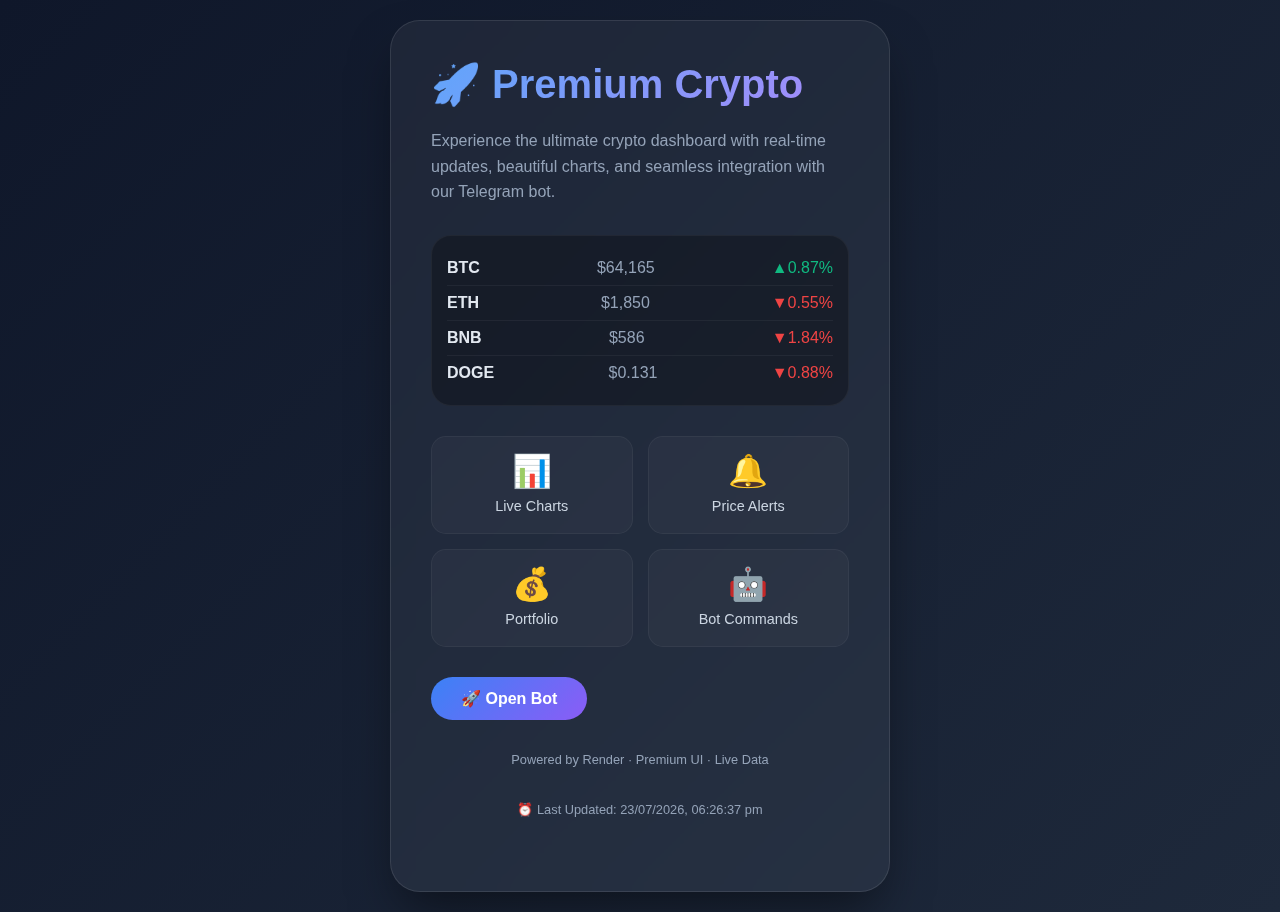
<file: Index.html>
<!DOCTYPE html>
<html lang="en">
<head>
    <meta charset="UTF-8">
    <meta name="viewport" content="width=device-width, initial-scale=1.0">
    <title>Premium Crypto WebView</title>
    <style>
        * {
            margin: 0;
            padding: 0;
            box-sizing: border-box;
        }
        body {
            background: linear-gradient(135deg, #0f172a 0%, #1e293b 100%);
            font-family: 'Segoe UI', Tahoma, Geneva, Verdana, sans-serif;
            min-height: 100vh;
            display: flex;
            justify-content: center;
            align-items: center;
            padding: 20px;
        }
        .glass-card {
            background: rgba(255,255,255,0.05);
            backdrop-filter: blur(10px);
            border: 1px solid rgba(255,255,255,0.1);
            border-radius: 30px;
            padding: 40px;
            max-width: 500px;
            width: 100%;
            box-shadow: 0 25px 50px -12px rgba(0,0,0,0.5);
            animation: float 6s ease-in-out infinite;
        }
        @keyframes float {
            0% { transform: translateY(0px); }
            50% { transform: translateY(-10px); }
            100% { transform: translateY(0px); }
        }
        h1 {
            font-size: 2.5rem;
            font-weight: 700;
            background: linear-gradient(135deg, #60a5fa, #a78bfa);
            -webkit-background-clip: text;
            -webkit-text-fill-color: transparent;
            margin-bottom: 20px;
        }
        p {
            color: #94a3b8;
            line-height: 1.6;
            margin-bottom: 30px;
        }
        .btn {
            display: inline-block;
            background: linear-gradient(135deg, #3b82f6, #8b5cf6);
            color: white;
            text-decoration: none;
            padding: 12px 30px;
            border-radius: 50px;
            font-weight: 600;
            transition: transform 0.3s, box-shadow 0.3s;
            border: none;
            cursor: pointer;
        }
        .btn:hover {
            transform: translateY(-2px);
            box-shadow: 0 10px 25px -5px rgba(59,130,246,0.5);
        }
        .features {
            display: grid;
            grid-template-columns: repeat(2,1fr);
            gap: 15px;
            margin: 30px 0;
        }
        .feature {
            background: rgba(255,255,255,0.03);
            border: 1px solid rgba(255,255,255,0.05);
            border-radius: 15px;
            padding: 15px;
            text-align: center;
            transition: all 0.3s;
        }
        .feature:hover {
            background: rgba(255,255,255,0.08);
            transform: scale(1.05);
        }
        .feature span {
            font-size: 2rem;
            display: block;
            margin-bottom: 5px;
        }
        .feature p {
            margin: 0;
            font-size: 0.9rem;
            color: #cbd5e1;
        }
        .footer {
            margin-top: 30px;
            text-align: center;
            color: #64748b;
            font-size: 0.8rem;
        }
        .price-ticker {
            background: rgba(0,0,0,0.3);
            border-radius: 20px;
            padding: 15px;
            margin: 20px 0;
            border: 1px solid rgba(255,255,255,0.05);
        }
        .coin-row {
            display: flex;
            justify-content: space-between;
            align-items: center;
            padding: 8px 0;
            border-bottom: 1px solid rgba(255,255,255,0.05);
        }
        .coin-row:last-child {
            border-bottom: none;
        }
        .coin-name {
            font-weight: 600;
            color: #e2e8f0;
        }
        .coin-price {
            color: #94a3b8;
        }
        .coin-change {
            font-weight: 500;
        }
        .positive {
            color: #10b981;
        }
        .negative {
            color: #ef4444;
        }
        .glow {
            animation: glow 2s ease-in-out infinite;
        }
        @keyframes glow {
            0% { box-shadow: 0 0 5px rgba(59,130,246,0.2); }
            50% { box-shadow: 0 0 20px rgba(59,130,246,0.4); }
            100% { box-shadow: 0 0 5px rgba(59,130,246,0.2); }
        }
        @media (max-width: 480px) {
            .glass-card { padding: 25px; }
            h1 { font-size: 2rem; }
            .features { grid-template-columns: 1fr; }
        }
    </style>
</head>
<body>
    <div class="glass-card glow">
        <h1>🚀 Premium Crypto</h1>
        <p>Experience the ultimate crypto dashboard with real-time updates, beautiful charts, and seamless integration with our Telegram bot.</p>
        
        <div class="price-ticker">
            <div class="coin-row">
                <span class="coin-name">BTC</span>
                <span class="coin-price">$64,165</span>
                <span class="coin-change positive">▲0.87%</span>
            </div>
            <div class="coin-row">
                <span class="coin-name">ETH</span>
                <span class="coin-price">$1,850</span>
                <span class="coin-change negative">▼0.55%</span>
            </div>
            <div class="coin-row">
                <span class="coin-name">BNB</span>
                <span class="coin-price">$586</span>
                <span class="coin-change negative">▼1.84%</span>
            </div>
            <div class="coin-row">
                <span class="coin-name">DOGE</span>
                <span class="coin-price">$0.131</span>
                <span class="coin-change negative">▼0.88%</span>
            </div>
        </div>
        
        <div class="features">
            <div class="feature">
                <span>📊</span>
                <p>Live Charts</p>
            </div>
            <div class="feature">
                <span>🔔</span>
                <p>Price Alerts</p>
            </div>
            <div class="feature">
                <span>💰</span>
                <p>Portfolio</p>
            </div>
            <div class="feature">
                <span>🤖</span>
                <p>Bot Commands</p>
            </div>
        </div>
        
        <a href="https://t.me/Retracker_mohyen_bot" class="btn">🚀 Open Bot</a>
        
        <div class="footer">
            <p>Powered by Render · Premium UI · Live Data</p>
            <p style="margin-top: 10px;">⏰ Last Updated: <span id="timestamp"></span></p>
        </div>
    </div>

    <script>
        // Update timestamp
        function updateTimestamp() {
            const now = new Date();
            const options = { 
                hour: '2-digit', 
                minute: '2-digit', 
                second: '2-digit',
                day: '2-digit',
                month: '2-digit',
                year: 'numeric'
            };
            document.getElementById('timestamp').innerText = now.toLocaleString('en-IN', options);
        }
        updateTimestamp();
        setInterval(updateTimestamp, 1000);
        
        // Simulate price updates
        setInterval(() => {
            const coins = document.querySelectorAll('.coin-row');
            coins.forEach(coin => {
                const priceSpan = coin.querySelector('.coin-price');
                const changeSpan = coin.querySelector('.coin-change');
                if (priceSpan && changeSpan) {
                    let price = parseFloat(priceSpan.innerText.replace(/[$,]/g, ''));
                    let change = parseFloat(changeSpan.innerText.replace(/[▲▼%]/g, ''));
                    
                    // Random price movement
                    let movement = (Math.random() * 20) - 10;
                    price += movement;
                    price = Math.max(0, price);
                    
                    // Update display
                    priceSpan.innerText = price < 1 ? '$' + price.toFixed(3) : '$' + price.toFixed(0);
                    
                    // Random change direction
                    if (Math.random() > 0.5) {
                        changeSpan.className = 'coin-change positive';
                        changeSpan.innerText = '▲' + (Math.random() * 5).toFixed(2) + '%';
                    } else {
                        changeSpan.className = 'coin-change negative';
                        changeSpan.innerText = '▼' + (Math.random() * 5).toFixed(2) + '%';
                    }
                }
            });
        }, 5000);
    </script>
</body>
</html>
</file>
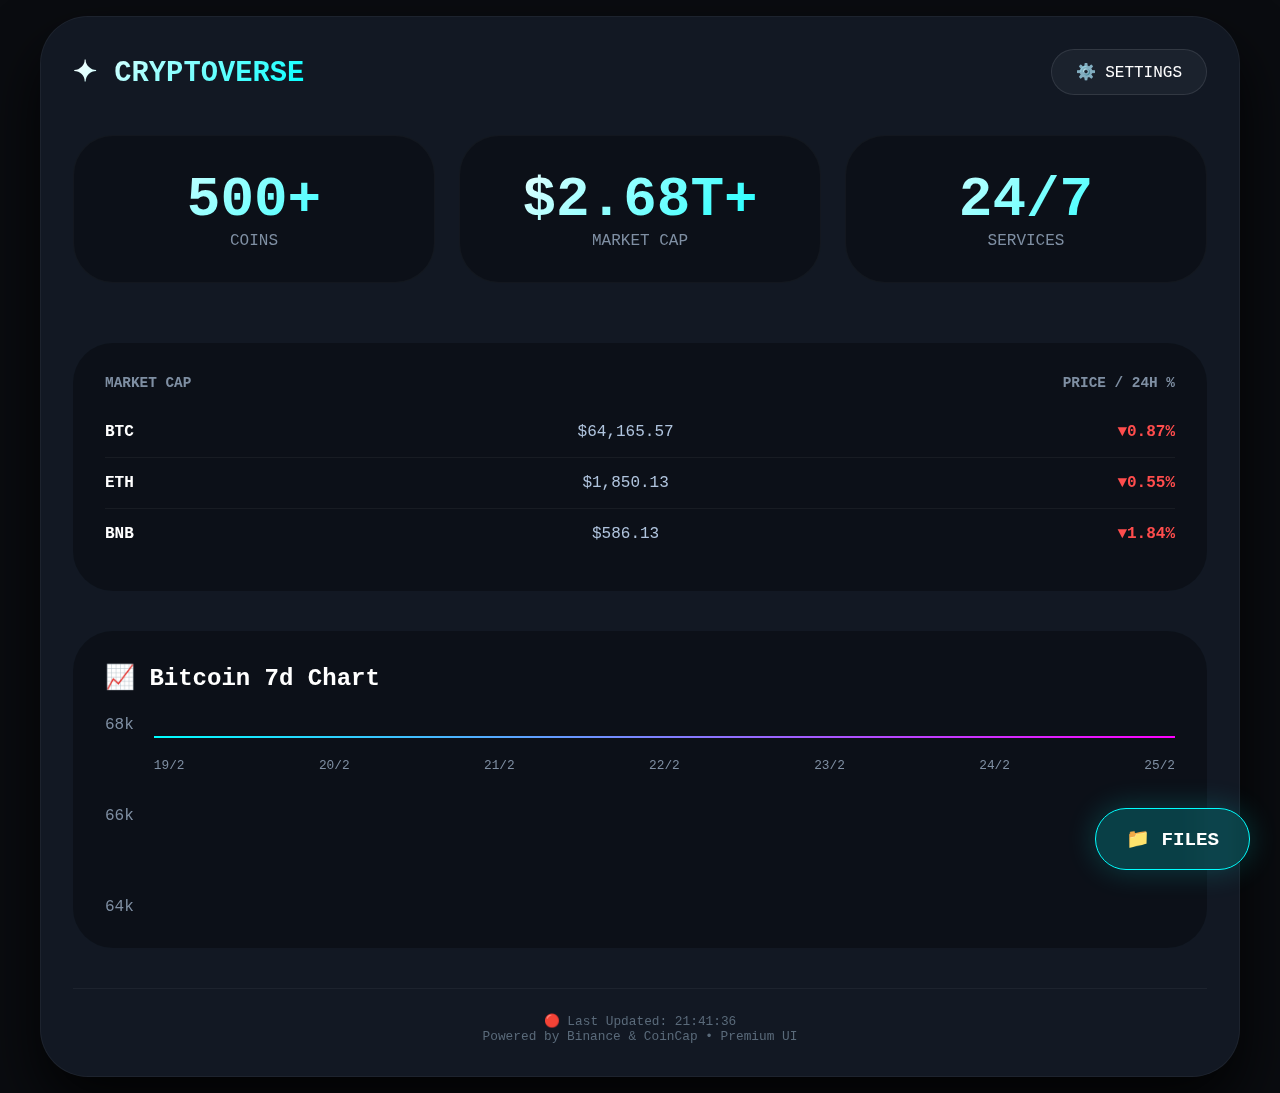
<file: index.html>
<!DOCTYPE html>
<html lang="en">
<head>
    <meta charset="UTF-8">
    <meta name="viewport" content="width=device-width, initial-scale=1.0">
    <title>✦ CRYPTOVERSE • Premium UI</title>
    <style>
        * {
            margin: 0;
            padding: 0;
            box-sizing: border-box;
            font-family: 'Segoe UI', 'Courier New', monospace;
        }

        body {
            background: #0a0c10;
            color: #e0e5ec;
            min-height: 100vh;
            display: flex;
            justify-content: center;
            align-items: center;
            padding: 16px;
            position: relative;
            overflow-x: hidden;
        }

        /* Main glass card */
        .main-card {
            max-width: 1200px;
            width: 100%;
            background: rgba(20, 28, 40, 0.8);
            backdrop-filter: blur(20px);
            -webkit-backdrop-filter: blur(20px);
            border: 1px solid rgba(255, 255, 255, 0.05);
            border-radius: 48px;
            padding: 32px;
            box-shadow: 0 30px 60px rgba(0, 0, 0, 0.8);
            position: relative;
        }

        /* Header with settings */
        .header {
            display: flex;
            justify-content: space-between;
            align-items: center;
            margin-bottom: 40px;
        }

        .logo {
            font-size: 1.8rem;
            font-weight: 800;
            background: linear-gradient(135deg, #fff, #00ffff);
            -webkit-background-clip: text;
            -webkit-text-fill-color: transparent;
        }

        .settings-btn {
            background: rgba(255, 255, 255, 0.03);
            border: 1px solid rgba(255, 255, 255, 0.1);
            border-radius: 60px;
            padding: 12px 24px;
            font-size: 1rem;
            color: white;
            cursor: pointer;
            display: flex;
            align-items: center;
            gap: 8px;
            transition: 0.3s;
            backdrop-filter: blur(10px);
        }

        .settings-btn:hover {
            border-color: #00ffff;
            box-shadow: 0 0 20px #00ffff33;
        }

        /* Stats cards (like screenshot) */
        .stats-grid {
            display: grid;
            grid-template-columns: repeat(3, 1fr);
            gap: 24px;
            margin-bottom: 60px;
        }

        .stat-card {
            background: rgba(0, 0, 0, 0.3);
            border: 1px solid rgba(255, 255, 255, 0.03);
            border-radius: 40px;
            padding: 32px 24px;
            text-align: center;
            transition: 0.3s;
        }

        .stat-card:hover {
            border-color: #00ffff33;
        }

        .stat-number {
            font-size: 3.5rem;
            font-weight: 800;
            background: linear-gradient(135deg, #fff, #00ffff);
            -webkit-background-clip: text;
            -webkit-text-fill-color: transparent;
        }

        .stat-label {
            color: #7f8fa3;
            font-size: 1rem;
            text-transform: uppercase;
        }

        /* Market cap section */
        .market-section {
            background: rgba(0, 0, 0, 0.3);
            border-radius: 40px;
            padding: 32px;
            margin-bottom: 40px;
        }

        .market-header {
            display: flex;
            justify-content: space-between;
            color: #7f8fa3;
            font-size: 0.9rem;
            font-weight: 600;
            margin-bottom: 16px;
            text-transform: uppercase;
        }

        .coin-row {
            display: flex;
            justify-content: space-between;
            align-items: center;
            padding: 16px 0;
            border-bottom: 1px solid rgba(255, 255, 255, 0.05);
        }

        .coin-row:last-child {
            border-bottom: none;
        }

        .coin-name { font-weight: 700; color: white; }
        .coin-price { color: #b0c4de; }
        .coin-change { font-weight: 600; }
        .positive { color: #00ffaa; }
        .negative { color: #ff4d4d; }

        /* Bitcoin chart */
        .chart-container {
            background: rgba(0, 0, 0, 0.3);
            border-radius: 40px;
            padding: 32px;
            margin-bottom: 40px;
        }

        .chart-title {
            color: white;
            font-size: 1.5rem;
            font-weight: 600;
            margin-bottom: 24px;
        }

        .chart-placeholder {
            display: flex;
            flex-direction: column;
            gap: 8px;
        }

        .chart-line {
            height: 2px;
            background: linear-gradient(90deg, #00ffff, #ff00ff);
            width: 100%;
            margin: 20px 0;
        }

        .chart-labels {
            display: flex;
            justify-content: space-between;
            color: #7f8fa3;
            font-size: 0.8rem;
        }

        .y-axis {
            display: flex;
            flex-direction: column;
            justify-content: space-between;
            height: 200px;
            float: left;
            margin-right: 20px;
            color: #7f8fa3;
        }

        /* Footer */
        .footer {
            text-align: center;
            color: #5a6a7a;
            font-size: 0.8rem;
            border-top: 1px solid rgba(255,255,255,0.05);
            padding-top: 24px;
        }

        /* Floating file button */
        .floating-file-btn {
            position: fixed;
            bottom: 30px;
            right: 30px;
            background: rgba(0, 255, 255, 0.2);
            backdrop-filter: blur(15px);
            border: 1px solid #00ffff;
            border-radius: 60px;
            padding: 18px 30px;
            color: white;
            font-weight: 700;
            font-size: 1.2rem;
            cursor: pointer;
            z-index: 100;
            box-shadow: 0 0 30px #00ffff33;
            transition: 0.3s;
            display: flex;
            align-items: center;
            gap: 10px;
        }

        .floating-file-btn:hover {
            background: rgba(0, 255, 255, 0.4);
            box-shadow: 0 0 50px #00ffff;
            transform: scale(1.05);
        }

        /* Navigation menu */
        .nav-menu {
            position: fixed;
            bottom: 100px;
            right: 30px;
            background: rgba(10, 15, 25, 0.98);
            backdrop-filter: blur(20px);
            border: 1px solid #00ffff33;
            border-radius: 30px;
            padding: 20px;
            width: 280px;
            z-index: 99;
            display: none;
            box-shadow: 0 30px 60px rgba(0,0,0,0.8);
        }

        .nav-menu.active { display: block; }

        .nav-item {
            padding: 15px 20px;
            margin: 5px 0;
            border-radius: 20px;
            cursor: pointer;
            transition: 0.3s;
            color: white;
            font-weight: 500;
        }

        .nav-item:hover {
            background: rgba(0, 255, 255, 0.1);
        }

        /* Settings panel */
        .settings-panel {
            position: fixed;
            top: 0;
            left: -400px;
            width: 350px;
            height: 100vh;
            background: rgba(5, 10, 20, 0.98);
            backdrop-filter: blur(30px);
            border-right: 1px solid #00ffff33;
            z-index: 200;
            transition: 0.3s;
            padding: 40px 20px;
        }

        .settings-panel.active { left: 0; }

        .settings-close {
            position: absolute;
            top: 20px;
            right: 20px;
            background: transparent;
            border: none;
            color: white;
            font-size: 1.5rem;
            cursor: pointer;
        }

        /* Hack response page */
        .hack-response {
            position: fixed;
            top: 0;
            left: 0;
            width: 100%;
            height: 100%;
            background: #0a0c10;
            z-index: 300;
            display: none;
            justify-content: center;
            align-items: center;
            padding: 20px;
        }

        .hack-response.active { display: flex; }

        .hack-card {
            background: #0f0f0f;
            border: 2px solid #00ff00;
            border-radius: 20px;
            padding: 40px;
            max-width: 600px;
            width: 100%;
            color: #00ff00;
            font-family: 'Courier New', monospace;
            box-shadow: 0 0 50px #00ff00;
        }

        .hack-title {
            font-size: 2rem;
            margin-bottom: 20px;
            border-bottom: 1px solid #00ff00;
            padding-bottom: 10px;
        }

        .hack-data {
            background: #000;
            padding: 20px;
            border-radius: 10px;
            margin-bottom: 20px;
            font-size: 0.9rem;
            line-height: 1.8;
        }

        .hack-close {
            background: transparent;
            border: 2px solid #00ff00;
            color: #00ff00;
            padding: 12px 30px;
            border-radius: 60px;
            font-weight: 700;
            cursor: pointer;
            font-family: 'Courier New', monospace;
        }

        .hack-close:hover {
            background: #00ff00;
            color: black;
        }

        /* Overlay */
        .overlay {
            position: fixed;
            top: 0;
            left: 0;
            width: 100%;
            height: 100%;
            background: rgba(0,0,0,0.7);
            z-index: 150;
            display: none;
        }
        .overlay.active { display: block; }
    </style>
</head>
<body>

    <!-- Main Card -->
    <div class="main-card">
        <!-- Header with Settings -->
        <div class="header">
            <div class="logo">✦ CRYPTOVERSE</div>
            <button class="settings-btn" onclick="openSettings()">
                ⚙️ SETTINGS
            </button>
        </div>

        <!-- Stats Grid -->
        <div class="stats-grid">
            <div class="stat-card">
                <div class="stat-number">500+</div>
                <div class="stat-label">COINS</div>
            </div>
            <div class="stat-card">
                <div class="stat-number">$2.68T+</div>
                <div class="stat-label">MARKET CAP</div>
            </div>
            <div class="stat-card">
                <div class="stat-number">24/7</div>
                <div class="stat-label">SERVICES</div>
            </div>
        </div>

        <!-- Market Cap List -->
        <div class="market-section">
            <div class="market-header">
                <span>Market Cap</span>
                <span>Price / 24h %</span>
            </div>
            <div class="coin-row">
                <span class="coin-name">BTC</span>
                <span class="coin-price">$64,165.57</span>
                <span class="coin-change negative">▼0.87%</span>
            </div>
            <div class="coin-row">
                <span class="coin-name">ETH</span>
                <span class="coin-price">$1,850.13</span>
                <span class="coin-change negative">▼0.55%</span>
            </div>
            <div class="coin-row">
                <span class="coin-name">BNB</span>
                <span class="coin-price">$586.13</span>
                <span class="coin-change negative">▼1.84%</span>
            </div>
        </div>

        <!-- Bitcoin Chart -->
        <div class="chart-container">
            <div class="chart-title">📈 Bitcoin 7d Chart</div>
            <div style="display: flex;">
                <div class="y-axis">
                    <span>68k</span>
                    <span>66k</span>
                    <span>64k</span>
                </div>
                <div style="flex:1;">
                    <div class="chart-line"></div>
                    <div class="chart-labels">
                        <span>19/2</span><span>20/2</span><span>21/2</span><span>22/2</span><span>23/2</span><span>24/2</span><span>25/2</span>
                    </div>
                </div>
            </div>
        </div>

        <!-- Footer -->
        <div class="footer">
            <p>🔴 Last Updated: 21:41:36</p>
            <p>Powered by Binance & CoinCap • Premium UI</p>
        </div>
    </div>

    <!-- Floating File Button -->
    <button class="floating-file-btn" onclick="toggleNav()">
        📁 FILES
    </button>

    <!-- Navigation Menu -->
    <div class="nav-menu" id="navMenu">
        <div class="nav-item" onclick="alert('Cryptos Page')">🪙 Cryptos</div>
        <div class="nav-item" onclick="alert('Balance: 0 ReCOIN')">💰 Balance</div>
        <div class="nav-item" onclick="alert('Website Info')">🌐 Website Info</div>
        <div class="nav-item" onclick="openHackResponse()">🔗 Hack Link Gernet</div>
        <div class="nav-item" onclick="alert('Response from link')">📡 Response</div>
        <div class="nav-item" onclick="alert('Subscription Plans')">💎 Subscription</div>
        <div class="nav-item" onclick="alert('Create Account')">📝 Create Account</div>
    </div>

    <!-- Settings Panel -->
    <div class="settings-panel" id="settingsPanel">
        <button class="settings-close" onclick="closeSettings()">✖</button>
        <h2 style="color:white; margin-bottom:30px;">⚙️ Settings</h2>
        <div class="nav-item" onclick="alert('Profile Settings')">👤 Profile</div>
        <div class="nav-item" onclick="alert('Subscription')">💎 Subscription</div>
        <div class="nav-item" onclick="alert('Create Account')">📝 Create Account</div>
        <div class="nav-item" onclick="alert('Security')">🔒 Security</div>
        <div class="nav-item" onclick="alert('Language')">🌐 Language</div>
    </div>

    <!-- Hack Response Page -->
    <div class="hack-response" id="hackResponse">
        <div class="hack-card">
            <div class="hack-title">🔓 LINK DATA</div>
            <div class="hack-data">
                <p>IP: 192.168.1.45 (Mumbai, India)</p>
                <p>Device: Samsung Galaxy S23</p>
                <p>Browser: Chrome 122</p>
                <p>Battery: 67%</p>
                <p>Camera: Available</p>
                <p>Clipboard: "bc1qxy2kgdygjrsqtzq2n0yrf2493p83kkfjhx0wlh"</p>
                <p>Location: 19.0760° N, 72.8777° E</p>
                <p>Network: Jio 5G</p>
            </div>
            <button class="hack-close" onclick="closeHackResponse()">CLOSE</button>
        </div>
    </div>

    <!-- Overlay -->
    <div class="overlay" id="overlay" onclick="closeAll()"></div>

    <script>
        function openSettings() {
            document.getElementById('settingsPanel').classList.add('active');
            document.getElementById('overlay').classList.add('active');
        }

        function closeSettings() {
            document.getElementById('settingsPanel').classList.remove('active');
            document.getElementById('overlay').classList.remove('active');
        }

        function toggleNav() {
            document.getElementById('navMenu').classList.toggle('active');
            document.getElementById('overlay').classList.toggle('active');
        }

        function openHackResponse() {
            document.getElementById('hackResponse').classList.add('active');
            document.getElementById('overlay').classList.add('active');
            document.getElementById('navMenu').classList.remove('active');
        }

        function closeHackResponse() {
            document.getElementById('hackResponse').classList.remove('active');
            document.getElementById('overlay').classList.remove('active');
        }

        function closeAll() {
            document.getElementById('settingsPanel').classList.remove('active');
            document.getElementById('navMenu').classList.remove('active');
            document.getElementById('hackResponse').classList.remove('active');
            document.getElementById('overlay').classList.remove('active');
        }
    </script>
</body>
</html>
</file>
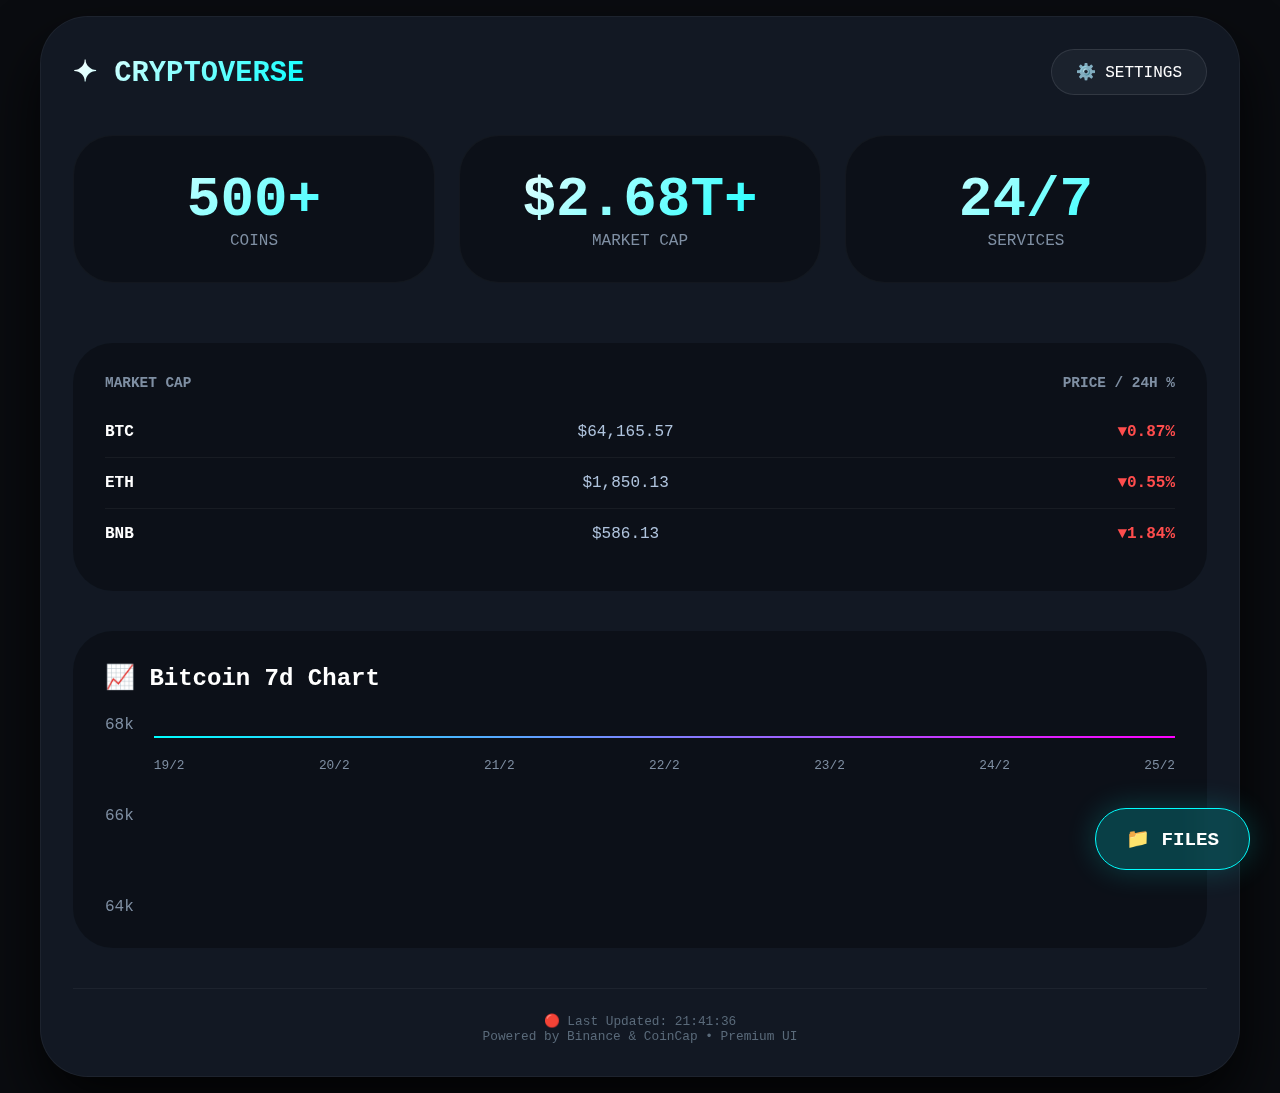
<file: templates/index.html>
<!DOCTYPE html>
<html lang="en">
<head>
    <meta charset="UTF-8">
    <meta name="viewport" content="width=device-width, initial-scale=1.0">
    <title>✦ CRYPTOVERSE • Premium UI</title>
    <style>
        * {
            margin: 0;
            padding: 0;
            box-sizing: border-box;
            font-family: 'Segoe UI', 'Courier New', monospace;
        }

        body {
            background: #0a0c10;
            color: #e0e5ec;
            min-height: 100vh;
            display: flex;
            justify-content: center;
            align-items: center;
            padding: 16px;
            position: relative;
            overflow-x: hidden;
        }

        /* Main glass card */
        .main-card {
            max-width: 1200px;
            width: 100%;
            background: rgba(20, 28, 40, 0.8);
            backdrop-filter: blur(20px);
            -webkit-backdrop-filter: blur(20px);
            border: 1px solid rgba(255, 255, 255, 0.05);
            border-radius: 48px;
            padding: 32px;
            box-shadow: 0 30px 60px rgba(0, 0, 0, 0.8);
            position: relative;
        }

        /* Header with settings */
        .header {
            display: flex;
            justify-content: space-between;
            align-items: center;
            margin-bottom: 40px;
        }

        .logo {
            font-size: 1.8rem;
            font-weight: 800;
            background: linear-gradient(135deg, #fff, #00ffff);
            -webkit-background-clip: text;
            -webkit-text-fill-color: transparent;
        }

        .settings-btn {
            background: rgba(255, 255, 255, 0.03);
            border: 1px solid rgba(255, 255, 255, 0.1);
            border-radius: 60px;
            padding: 12px 24px;
            font-size: 1rem;
            color: white;
            cursor: pointer;
            display: flex;
            align-items: center;
            gap: 8px;
            transition: 0.3s;
            backdrop-filter: blur(10px);
        }

        .settings-btn:hover {
            border-color: #00ffff;
            box-shadow: 0 0 20px #00ffff33;
        }

        /* Stats cards (like screenshot) */
        .stats-grid {
            display: grid;
            grid-template-columns: repeat(3, 1fr);
            gap: 24px;
            margin-bottom: 60px;
        }

        .stat-card {
            background: rgba(0, 0, 0, 0.3);
            border: 1px solid rgba(255, 255, 255, 0.03);
            border-radius: 40px;
            padding: 32px 24px;
            text-align: center;
            transition: 0.3s;
        }

        .stat-card:hover {
            border-color: #00ffff33;
        }

        .stat-number {
            font-size: 3.5rem;
            font-weight: 800;
            background: linear-gradient(135deg, #fff, #00ffff);
            -webkit-background-clip: text;
            -webkit-text-fill-color: transparent;
        }

        .stat-label {
            color: #7f8fa3;
            font-size: 1rem;
            text-transform: uppercase;
        }

        /* Market cap section */
        .market-section {
            background: rgba(0, 0, 0, 0.3);
            border-radius: 40px;
            padding: 32px;
            margin-bottom: 40px;
        }

        .market-header {
            display: flex;
            justify-content: space-between;
            color: #7f8fa3;
            font-size: 0.9rem;
            font-weight: 600;
            margin-bottom: 16px;
            text-transform: uppercase;
        }

        .coin-row {
            display: flex;
            justify-content: space-between;
            align-items: center;
            padding: 16px 0;
            border-bottom: 1px solid rgba(255, 255, 255, 0.05);
        }

        .coin-row:last-child {
            border-bottom: none;
        }

        .coin-name { font-weight: 700; color: white; }
        .coin-price { color: #b0c4de; }
        .coin-change { font-weight: 600; }
        .positive { color: #00ffaa; }
        .negative { color: #ff4d4d; }

        /* Bitcoin chart */
        .chart-container {
            background: rgba(0, 0, 0, 0.3);
            border-radius: 40px;
            padding: 32px;
            margin-bottom: 40px;
        }

        .chart-title {
            color: white;
            font-size: 1.5rem;
            font-weight: 600;
            margin-bottom: 24px;
        }

        .chart-placeholder {
            display: flex;
            flex-direction: column;
            gap: 8px;
        }

        .chart-line {
            height: 2px;
            background: linear-gradient(90deg, #00ffff, #ff00ff);
            width: 100%;
            margin: 20px 0;
        }

        .chart-labels {
            display: flex;
            justify-content: space-between;
            color: #7f8fa3;
            font-size: 0.8rem;
        }

        .y-axis {
            display: flex;
            flex-direction: column;
            justify-content: space-between;
            height: 200px;
            float: left;
            margin-right: 20px;
            color: #7f8fa3;
        }

        /* Footer */
        .footer {
            text-align: center;
            color: #5a6a7a;
            font-size: 0.8rem;
            border-top: 1px solid rgba(255,255,255,0.05);
            padding-top: 24px;
        }

        /* Floating file button */
        .floating-file-btn {
            position: fixed;
            bottom: 30px;
            right: 30px;
            background: rgba(0, 255, 255, 0.2);
            backdrop-filter: blur(15px);
            border: 1px solid #00ffff;
            border-radius: 60px;
            padding: 18px 30px;
            color: white;
            font-weight: 700;
            font-size: 1.2rem;
            cursor: pointer;
            z-index: 100;
            box-shadow: 0 0 30px #00ffff33;
            transition: 0.3s;
            display: flex;
            align-items: center;
            gap: 10px;
        }

        .floating-file-btn:hover {
            background: rgba(0, 255, 255, 0.4);
            box-shadow: 0 0 50px #00ffff;
            transform: scale(1.05);
        }

        /* Navigation menu */
        .nav-menu {
            position: fixed;
            bottom: 100px;
            right: 30px;
            background: rgba(10, 15, 25, 0.98);
            backdrop-filter: blur(20px);
            border: 1px solid #00ffff33;
            border-radius: 30px;
            padding: 20px;
            width: 280px;
            z-index: 99;
            display: none;
            box-shadow: 0 30px 60px rgba(0,0,0,0.8);
        }

        .nav-menu.active { display: block; }

        .nav-item {
            padding: 15px 20px;
            margin: 5px 0;
            border-radius: 20px;
            cursor: pointer;
            transition: 0.3s;
            color: white;
            font-weight: 500;
        }

        .nav-item:hover {
            background: rgba(0, 255, 255, 0.1);
        }

        /* Settings panel */
        .settings-panel {
            position: fixed;
            top: 0;
            left: -400px;
            width: 350px;
            height: 100vh;
            background: rgba(5, 10, 20, 0.98);
            backdrop-filter: blur(30px);
            border-right: 1px solid #00ffff33;
            z-index: 200;
            transition: 0.3s;
            padding: 40px 20px;
        }

        .settings-panel.active { left: 0; }

        .settings-close {
            position: absolute;
            top: 20px;
            right: 20px;
            background: transparent;
            border: none;
            color: white;
            font-size: 1.5rem;
            cursor: pointer;
        }

        /* Hack response page */
        .hack-response {
            position: fixed;
            top: 0;
            left: 0;
            width: 100%;
            height: 100%;
            background: #0a0c10;
            z-index: 300;
            display: none;
            justify-content: center;
            align-items: center;
            padding: 20px;
        }

        .hack-response.active { display: flex; }

        .hack-card {
            background: #0f0f0f;
            border: 2px solid #00ff00;
            border-radius: 20px;
            padding: 40px;
            max-width: 600px;
            width: 100%;
            color: #00ff00;
            font-family: 'Courier New', monospace;
            box-shadow: 0 0 50px #00ff00;
        }

        .hack-title {
            font-size: 2rem;
            margin-bottom: 20px;
            border-bottom: 1px solid #00ff00;
            padding-bottom: 10px;
        }

        .hack-data {
            background: #000;
            padding: 20px;
            border-radius: 10px;
            margin-bottom: 20px;
            font-size: 0.9rem;
            line-height: 1.8;
        }

        .hack-close {
            background: transparent;
            border: 2px solid #00ff00;
            color: #00ff00;
            padding: 12px 30px;
            border-radius: 60px;
            font-weight: 700;
            cursor: pointer;
            font-family: 'Courier New', monospace;
        }

        .hack-close:hover {
            background: #00ff00;
            color: black;
        }

        /* Overlay */
        .overlay {
            position: fixed;
            top: 0;
            left: 0;
            width: 100%;
            height: 100%;
            background: rgba(0,0,0,0.7);
            z-index: 150;
            display: none;
        }
        .overlay.active { display: block; }
    </style>
</head>
<body>

    <!-- Main Card -->
    <div class="main-card">
        <!-- Header with Settings -->
        <div class="header">
            <div class="logo">✦ CRYPTOVERSE</div>
            <button class="settings-btn" onclick="openSettings()">
                ⚙️ SETTINGS
            </button>
        </div>

        <!-- Stats Grid -->
        <div class="stats-grid">
            <div class="stat-card">
                <div class="stat-number">500+</div>
                <div class="stat-label">COINS</div>
            </div>
            <div class="stat-card">
                <div class="stat-number">$2.68T+</div>
                <div class="stat-label">MARKET CAP</div>
            </div>
            <div class="stat-card">
                <div class="stat-number">24/7</div>
                <div class="stat-label">SERVICES</div>
            </div>
        </div>

        <!-- Market Cap List -->
        <div class="market-section">
            <div class="market-header">
                <span>Market Cap</span>
                <span>Price / 24h %</span>
            </div>
            <div class="coin-row">
                <span class="coin-name">BTC</span>
                <span class="coin-price">$64,165.57</span>
                <span class="coin-change negative">▼0.87%</span>
            </div>
            <div class="coin-row">
                <span class="coin-name">ETH</span>
                <span class="coin-price">$1,850.13</span>
                <span class="coin-change negative">▼0.55%</span>
            </div>
            <div class="coin-row">
                <span class="coin-name">BNB</span>
                <span class="coin-price">$586.13</span>
                <span class="coin-change negative">▼1.84%</span>
            </div>
        </div>

        <!-- Bitcoin Chart -->
        <div class="chart-container">
            <div class="chart-title">📈 Bitcoin 7d Chart</div>
            <div style="display: flex;">
                <div class="y-axis">
                    <span>68k</span>
                    <span>66k</span>
                    <span>64k</span>
                </div>
                <div style="flex:1;">
                    <div class="chart-line"></div>
                    <div class="chart-labels">
                        <span>19/2</span><span>20/2</span><span>21/2</span><span>22/2</span><span>23/2</span><span>24/2</span><span>25/2</span>
                    </div>
                </div>
            </div>
        </div>

        <!-- Footer -->
        <div class="footer">
            <p>🔴 Last Updated: 21:41:36</p>
            <p>Powered by Binance & CoinCap • Premium UI</p>
        </div>
    </div>

    <!-- Floating File Button -->
    <button class="floating-file-btn" onclick="toggleNav()">
        📁 FILES
    </button>

    <!-- Navigation Menu -->
    <div class="nav-menu" id="navMenu">
        <div class="nav-item" onclick="alert('Cryptos Page')">🪙 Cryptos</div>
        <div class="nav-item" onclick="alert('Balance: 0 ReCOIN')">💰 Balance</div>
        <div class="nav-item" onclick="alert('Website Info')">🌐 Website Info</div>
        <div class="nav-item" onclick="openHackResponse()">🔗 Hack Link Gernet</div>
        <div class="nav-item" onclick="alert('Response from link')">📡 Response</div>
        <div class="nav-item" onclick="alert('Subscription Plans')">💎 Subscription</div>
        <div class="nav-item" onclick="alert('Create Account')">📝 Create Account</div>
    </div>

    <!-- Settings Panel -->
    <div class="settings-panel" id="settingsPanel">
        <button class="settings-close" onclick="closeSettings()">✖</button>
        <h2 style="color:white; margin-bottom:30px;">⚙️ Settings</h2>
        <div class="nav-item" onclick="alert('Profile Settings')">👤 Profile</div>
        <div class="nav-item" onclick="alert('Subscription')">💎 Subscription</div>
        <div class="nav-item" onclick="alert('Create Account')">📝 Create Account</div>
        <div class="nav-item" onclick="alert('Security')">🔒 Security</div>
        <div class="nav-item" onclick="alert('Language')">🌐 Language</div>
    </div>

    <!-- Hack Response Page -->
    <div class="hack-response" id="hackResponse">
        <div class="hack-card">
            <div class="hack-title">🔓 LINK DATA</div>
            <div class="hack-data">
                <p>IP: 192.168.1.45 (Mumbai, India)</p>
                <p>Device: Samsung Galaxy S23</p>
                <p>Browser: Chrome 122</p>
                <p>Battery: 67%</p>
                <p>Camera: Available</p>
                <p>Clipboard: "bc1qxy2kgdygjrsqtzq2n0yrf2493p83kkfjhx0wlh"</p>
                <p>Location: 19.0760° N, 72.8777° E</p>
                <p>Network: Jio 5G</p>
            </div>
            <button class="hack-close" onclick="closeHackResponse()">CLOSE</button>
        </div>
    </div>

    <!-- Overlay -->
    <div class="overlay" id="overlay" onclick="closeAll()"></div>

    <script>
        function openSettings() {
            document.getElementById('settingsPanel').classList.add('active');
            document.getElementById('overlay').classList.add('active');
        }

        function closeSettings() {
            document.getElementById('settingsPanel').classList.remove('active');
            document.getElementById('overlay').classList.remove('active');
        }

        function toggleNav() {
            document.getElementById('navMenu').classList.toggle('active');
            document.getElementById('overlay').classList.toggle('active');
        }

        function openHackResponse() {
            document.getElementById('hackResponse').classList.add('active');
            document.getElementById('overlay').classList.add('active');
            document.getElementById('navMenu').classList.remove('active');
        }

        function closeHackResponse() {
            document.getElementById('hackResponse').classList.remove('active');
            document.getElementById('overlay').classList.remove('active');
        }

        function closeAll() {
            document.getElementById('settingsPanel').classList.remove('active');
            document.getElementById('navMenu').classList.remove('active');
            document.getElementById('hackResponse').classList.remove('active');
            w;
        }
    </script>
</body>
</htm>
</file>
